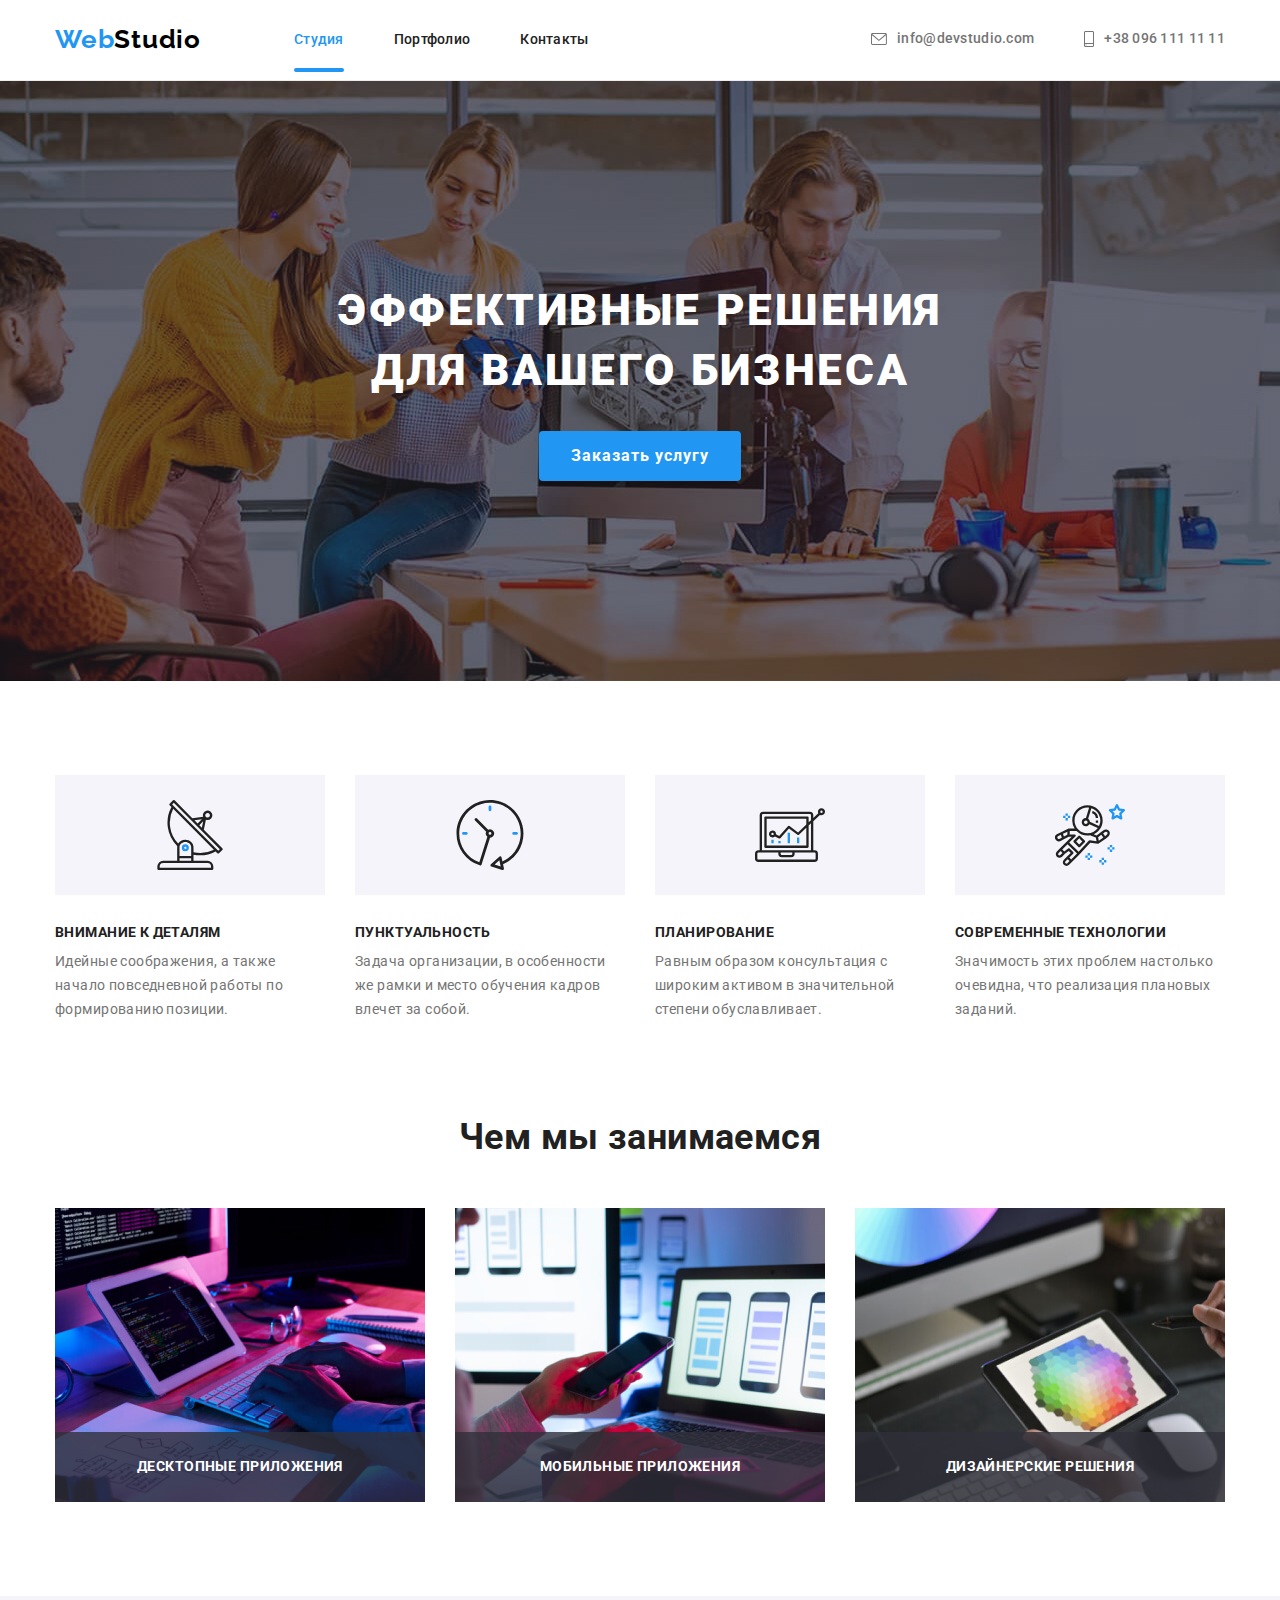
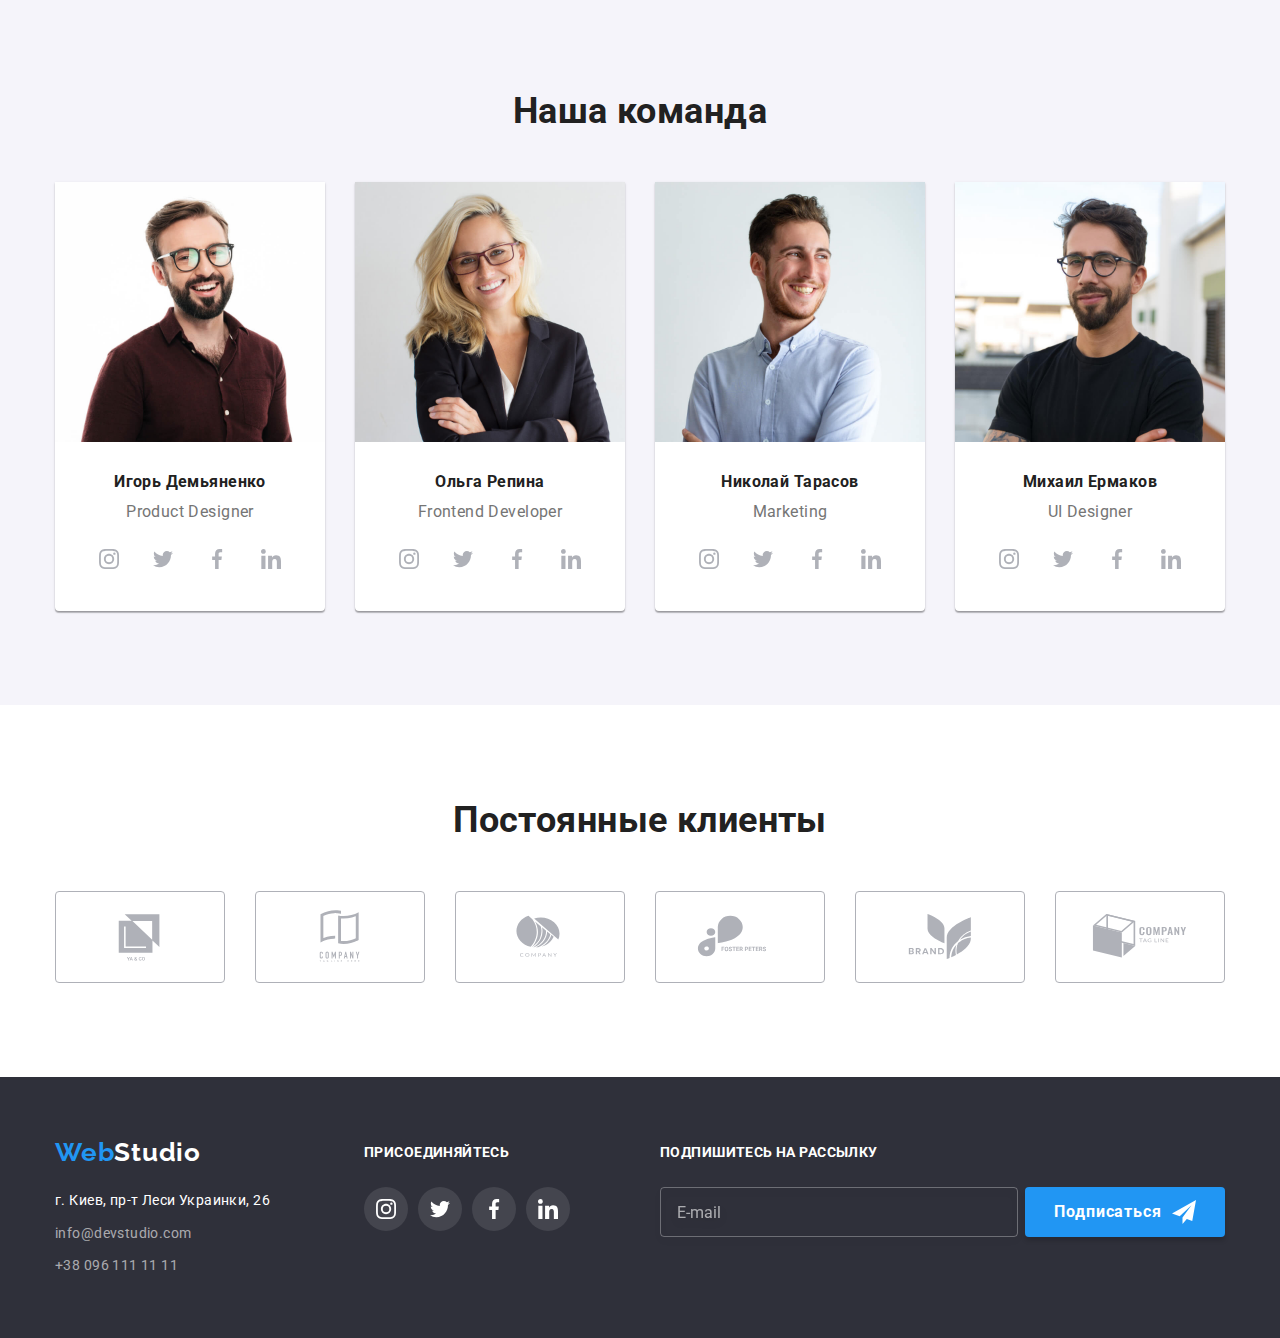
<file: index.html>
<!DOCTYPE html>
<html lang="ru">
  <head>
    <meta charset="UTF-8" />
    <meta http-equiv="X-UA-Compatible" content="IE=edge" />
    <meta name="viewport" content="width=device-width, initial-scale=1.0" />
    <title>WebStudio</title>
    <link rel="preconnect" href="https://fonts.gstatic.com" />
    <link
      href="https://fonts.googleapis.com/css2?family=Raleway:wght@700&family=Roboto:wght@400;500;700;900&display=swap"
      rel="stylesheet"
    />
    <link
      rel="stylesheet"
      href="https://cdnjs.cloudflare.com/ajax/libs/modern-normalize/1.0.0/modern-normalize.min.css"
    />
    <link rel="stylesheet" href="./css/styles.css" />
  </head>
  <body>
    <!-- Шапка сайта -->
    <header class="page-header">
      <div class="container">
        <nav class="nav">
          <a href="./" class="logo link"
            >Web<span class="logo-header-word">Studio</span></a
          >
          <ul class="site-nav list">
            <li class="site-nav-item">
              <a href="" class="link current">Студия</a>
            </li>
            <li class="site-nav-item">
              <a href="./portfolio.html" class="link">Портфолио</a>
            </li>
            <li class="site-nav-item"><a href="" class="link">Контакты</a></li>
          </ul>
        </nav>
        <ul class="contact list">
          <li class="contact-item">
            <a href="mailto:info@devstudio.com" class="contact-link link"
              ><svg class="contact-icon" width="16" height="12">
                <use href="./images/icons.svg#icon-envelope"></use></svg
              >info@devstudio.com</a
            >
          </li>
          <li class="contact-item">
            <a href="tel:+380961111111" class="contact-link link">
              <svg class="contact-icon" width="10px" height="16px">
                <use href="./images/icons.svg#icon-smartphone"></use>
              </svg>
              +38 096 111 11 11</a
            >
          </li>
        </ul>
      </div>
    </header>
    <main>
      <!-- Герой -->
      <section class="hero">
        <div class="container">
          <h1 class="hero-title">
            Эффективные решения <br />
            для вашего бизнеса
          </h1>
          <button
            data-modal-open
            type="button"
            class="btn hero-button btn-actions"
          >
            Заказать услугу
          </button>
        </div>
      </section>
      <!-- Преимущества -->
      <section class="section section-advantage">
        <div class="container">
          <h2 class="visually-hidden">Преимущества</h2>
          <ul class="advantage list card-set">
            <li class="advantage-item">
              <div class="box-advantage-icon">
                <svg class="advantage-icon">
                  <use href="./images/icons.svg#icon-antenna"></use>
                </svg>
              </div>
              <h3 class="advantage-title">Внимание к деталям</h3>
              <p class="advantage-text">
                Идейные соображения, а также начало повседневной работы по
                формированию позиции.
              </p>
            </li>
            <li class="advantage-item">
              <div class="box-advantage-icon">
                <svg class="advantage-icon">
                  <use href="./images/icons.svg#icon-clock"></use>
                </svg>
              </div>
              <h3 class="advantage-title">Пунктуальность</h3>
              <p class="advantage-text">
                Задача организации, в особенности же рамки и место обучения
                кадров влечет за собой.
              </p>
            </li>
            <li class="advantage-item">
              <div class="box-advantage-icon">
                <svg class="advantage-icon">
                  <use href="./images/icons.svg#icon-diagram"></use>
                </svg>
              </div>
              <h3 class="advantage-title">Планирование</h3>
              <p class="advantage-text">
                Равным образом консультация с широким активом в значительной
                степени обуславливает.
              </p>
            </li>
            <li class="advantage-item">
              <div class="box-advantage-icon">
                <svg class="advantage-icon">
                  <use href="./images/icons.svg#icon-astronaut"></use>
                </svg>
              </div>
              <h3 class="advantage-title">Современные технологии</h3>
              <p class="advantage-text">
                Значимость этих проблем настолько очевидна, что реализация
                плановых заданий.
              </p>
            </li>
          </ul>
        </div>
      </section>
      <!-- Примеры работ -->
      <section class="section">
        <div class="container">
          <h2 class="section-title">Чем мы занимаемся</h2>
          <ul class="list card-set list-examples">
            <li class="item-example">
              <img
                src="./images/box-1.jpg"
                alt="Десктопные приложения"
                width="370"
                height="294"
              />
              <h3 class="title-example">Десктопные приложения</h3>
            </li>
            <li class="item-example">
              <img
                src="./images/box-2.jpg"
                alt="Мобильные приложения"
                width="370"
                height="294"
              />
              <h3 class="title-example">Мобильные приложения</h3>
            </li>
            <li class="item-example">
              <img
                src="./images/box-3.jpg"
                alt="Дизайнерские решения"
                width="370"
                height="294"
              />
              <h3 class="title-example">Дизайнерские решения</h3>
            </li>
          </ul>
        </div>
      </section>
      <!-- Команда -->
      <section class="section command">
        <div class="container">
          <h2 class="section-title">Наша команда</h2>
          <ul class="list card-set">
            <li class="list-card">
              <img
                src="./images/igor-demyanenko.jpg"
                alt="Игорь Демьяненко"
                width="270"
                height="260"
              />
              <div class="text-card">
                <h3 class="list-caption card-info">Игорь Демьяненко</h3>
                <p class="list-text card-info">Product Designer</p>
              </div>
              <ul class="social-icon list">
                <li class="social-icon-item">
                  <a
                    href=""
                    class="social-icon-link"
                    target="_blank"
                    rel="noopener noreferrer"
                  >
                    <svg class="social-icon-svg">
                      <use href="./images/icons.svg#icon-instagram-2"></use>
                    </svg>
                  </a>
                </li>
                <li class="social-icon-item">
                  <a
                    href=""
                    class="social-icon-link"
                    target="_blank"
                    rel="noopener noreferrer"
                  >
                    <svg class="social-icon-svg">
                      <use href="./images/icons.svg#icon-twitter-1"></use>
                    </svg>
                  </a>
                </li>
                <li class="social-icon-item">
                  <a
                    href=""
                    class="social-icon-link"
                    target="_blank"
                    rel="noopener noreferrer"
                  >
                    <svg class="social-icon-svg">
                      <use href="./images/icons.svg#icon-facebook-1"></use>
                    </svg>
                  </a>
                </li>
                <li class="social-icon-item">
                  <a
                    href=""
                    class="social-icon-link"
                    target="_blank"
                    rel="noopener noreferrer"
                  >
                    <svg class="social-icon-svg">
                      <use href="./images/icons.svg#icon-linkedin-1"></use>
                    </svg>
                  </a>
                </li>
              </ul>
            </li>
            <li class="list-card">
              <img
                src="./images/olga-repyna.jpg"
                alt="Ольга Репина"
                width="270"
                height="260"
              />
              <div class="text-card">
                <h3 class="list-caption card-info">Ольга Репина</h3>
                <p class="list-text card-info">Frontend Developer</p>
              </div>
              <ul class="social-icon list">
                <li class="social-icon-item">
                  <a
                    href=""
                    class="social-icon-link"
                    target="_blank"
                    rel="noopener noreferrer"
                  >
                    <svg class="social-icon-svg">
                      <use href="./images/icons.svg#icon-instagram-2"></use>
                    </svg>
                  </a>
                </li>
                <li class="social-icon-item">
                  <a
                    href=""
                    class="social-icon-link"
                    target="_blank"
                    rel="noopener noreferrer"
                  >
                    <svg class="social-icon-svg">
                      <use href="./images/icons.svg#icon-twitter-1"></use>
                    </svg>
                  </a>
                </li>
                <li class="social-icon-item">
                  <a
                    href=""
                    class="social-icon-link"
                    target="_blank"
                    rel="noopener noreferrer"
                  >
                    <svg class="social-icon-svg">
                      <use href="./images/icons.svg#icon-facebook-1"></use>
                    </svg>
                  </a>
                </li>
                <li class="social-icon-item">
                  <a
                    href=""
                    class="social-icon-link"
                    target="_blank"
                    rel="noopener noreferrer"
                  >
                    <svg class="social-icon-svg">
                      <use href="./images/icons.svg#icon-linkedin-1"></use>
                    </svg>
                  </a>
                </li>
              </ul>
            </li>
            <li class="list-card">
              <img
                src="./images/nikolay-tarasov.jpg"
                alt="Николай Тарасов"
                width="270"
                height="260"
              />
              <div class="text-card">
                <h3 class="list-caption card-info">Николай Тарасов</h3>
                <p class="list-text card-info">Marketing</p>
              </div>
              <ul class="social-icon list">
                <li class="social-icon-item">
                  <a
                    href=""
                    class="social-icon-link"
                    target="_blank"
                    rel="noopener noreferrer"
                  >
                    <svg class="social-icon-svg">
                      <use href="./images/icons.svg#icon-instagram-2"></use>
                    </svg>
                  </a>
                </li>
                <li class="social-icon-item">
                  <a
                    href=""
                    class="social-icon-link"
                    target="_blank"
                    rel="noopener noreferrer"
                  >
                    <svg class="social-icon-svg">
                      <use href="./images/icons.svg#icon-twitter-1"></use>
                    </svg>
                  </a>
                </li>
                <li class="social-icon-item">
                  <a
                    href=""
                    class="social-icon-link"
                    target="_blank"
                    rel="noopener noreferrer"
                  >
                    <svg class="social-icon-svg">
                      <use href="./images/icons.svg#icon-facebook-1"></use>
                    </svg>
                  </a>
                </li>
                <li class="social-icon-item">
                  <a
                    href=""
                    class="social-icon-link"
                    target="_blank"
                    rel="noopener noreferrer"
                  >
                    <svg class="social-icon-svg">
                      <use href="./images/icons.svg#icon-linkedin-1"></use>
                    </svg>
                  </a>
                </li>
              </ul>
            </li>
            <li class="list-card">
              <img
                src="./images/michail-ermakov.jpg"
                alt="Михаил Ермаков"
                width="270"
                height="260"
              />
              <div class="text-card">
                <h3 class="list-caption card-info">Михаил Ермаков</h3>
                <p class="list-text card-info">UI Designer</p>
              </div>
              <ul class="social-icon list">
                <li class="social-icon-item">
                  <a
                    href=""
                    class="social-icon-link"
                    target="_blank"
                    rel="noopener noreferrer"
                  >
                    <svg class="social-icon-svg">
                      <use href="./images/icons.svg#icon-instagram-2"></use>
                    </svg>
                  </a>
                </li>
                <li class="social-icon-item">
                  <a
                    href=""
                    class="social-icon-link"
                    target="_blank"
                    rel="noopener noreferrer"
                  >
                    <svg class="social-icon-svg">
                      <use href="./images/icons.svg#icon-twitter-1"></use>
                    </svg>
                  </a>
                </li>
                <li class="social-icon-item">
                  <a
                    href=""
                    class="social-icon-link"
                    target="_blank"
                    rel="noopener noreferrer"
                  >
                    <svg class="social-icon-svg">
                      <use href="./images/icons.svg#icon-facebook-1"></use>
                    </svg>
                  </a>
                </li>
                <li class="social-icon-item">
                  <a
                    href=""
                    class="social-icon-link"
                    target="_blank"
                    rel="noopener noreferrer"
                  >
                    <svg class="social-icon-svg">
                      <use href="./images/icons.svg#icon-linkedin-1"></use>
                    </svg>
                  </a>
                </li>
              </ul>
            </li>
          </ul>
        </div>
      </section>
    </main>
    <!-- Постоянные клиенты -->
    <section class="section logos">
      <div class="container">
        <h2 class="section-title">Постоянные клиенты</h2>
        <ul class="logo-icon-list list">
          <li class="logo-icon-item">
            <a
              href=""
              class="logo-icon-link"
              target="_blank"
              rel="noopener noreferrer"
              ><svg class="icon-logo">
                <use href="./images/icons.svg#icon-logo"></use></svg
            ></a>
          </li>
          <li class="logo-icon-item">
            <a
              href=""
              class="logo-icon-link"
              target="_blank"
              rel="noopener noreferrer"
              ><svg class="icon-logo">
                <use href="./images/icons.svg#icon-logo-1"></use></svg
            ></a>
          </li>
          <li class="logo-icon-item">
            <a
              href=""
              class="logo-icon-link"
              target="_blank"
              rel="noopener noreferrer"
              ><svg class="icon-logo">
                <use href="./images/icons.svg#icon-logo-2"></use></svg
            ></a>
          </li>
          <li class="logo-icon-item">
            <a
              href=""
              class="logo-icon-link"
              target="_blank"
              rel="noopener noreferrer"
              ><svg class="icon-logo">
                <use href="./images/icons.svg#icon-logo-3"></use></svg
            ></a>
          </li>
          <li class="logo-icon-item">
            <a
              href=""
              class="logo-icon-link"
              target="_blank"
              rel="noopener noreferrer"
              ><svg class="icon-logo">
                <use href="./images/icons.svg#icon-logo-4"></use></svg
            ></a>
          </li>
          <li class="logo-icon-item">
            <a
              href=""
              class="logo-icon-link"
              target="_blank"
              rel="noopener noreferrer"
              ><svg class="icon-logo">
                <use href="./images/icons.svg#icon-logo-5"></use></svg
            ></a>
          </li>
        </ul>
      </div>
    </section>
    <!-- Подвал страницы -->
    <footer class="footer">
      <div class="container">
        <div class="box-logo-address">
          <a href="./" class="logo link"
            >Web<span class="logo-footer-word">Studio</span></a
          >
          <address class="address">
            <ul class="list">
              <li class="list-address">
                <a href="" class="list-not-link link"
                  >г. Киев, пр-т Леси Украинки, 26</a
                >
              </li>
              <li class="list-address">
                <a href="mailto:info@devstudio.com" class="list-link link"
                  >info@devstudio.com
                </a>
              </li>
              <li class="list-address">
                <a href="tel:+380961111111" class="list-link link"
                  >+38 096 111 11 11</a
                >
              </li>
            </ul>
          </address>
        </div>
        <div class="box-social">
          <h3 class="title-footer">Присоединяйтесь</h3>
          <ul class="footer-social-list list">
            <li class="social-icon-item">
              <a
                href=""
                class="icon-social-link"
                target="_blank"
                rel="noopener noreferrer"
                ><svg class="icon-social-svg">
                  <use href="./images/icons.svg#icon-instagram-2"></use></svg
              ></a>
            </li>
            <li class="social-icon-item">
              <a
                href=""
                class="icon-social-link"
                target="_blank"
                rel="noopener noreferrer"
                ><svg class="icon-social-svg">
                  <use href="./images/icons.svg#icon-twitter-1"></use></svg
              ></a>
            </li>
            <li class="social-icon-item">
              <a
                href=""
                class="icon-social-link"
                target="_blank"
                rel="noopener noreferrer"
                ><svg class="icon-social-svg">
                  <use href="./images/icons.svg#icon-facebook-1"></use></svg
              ></a>
            </li>
            <li class="social-icon-item">
              <a
                href=""
                class="icon-social-link"
                target="_blank"
                rel="noopener noreferrer"
                ><svg class="icon-social-svg">
                  <use href="./images/icons.svg#icon-linkedin-1"></use></svg
              ></a>
            </li>
          </ul>
        </div>
        <div class="box-subscribe">
          <h3 class="title-footer">Подпишитесь на рассылку</h3>
          <form class="form-subscribe">
            <input
              class="field-fotter-subscribe"
              type="email"
              name="email"
              placeholder="E-mail"
              required
            />
            <button type="submit" class="btn btn-actions">
              Подписаться<svg class="icon-send">
                <use href="./images/icons.svg#icon-icon-send"></use>
              </svg>
            </button>
          </form>
        </div>
      </div>
    </footer>
    <!-- Модальное окно -->
    <div class="backdrop is-hidden" data-modal>
      <div class="modal">
        <div class="box-close">
          <button data-modal-close type="button" class="btn-close">
            <svg class="icon-close-svg">
              <use href="./images/icons.svg#icon-close"></use>
            </svg>
          </button>
        </div>
        <div class="box-form">
          <b class="modal-action">Оставьте свои данные, мы вам перезвоним</b>
          <form>
            <label class="text-label">
              Имя
              <input
                class="modal-field"
                type="text"
                name="user-name"
                required
              /><svg class="icon-user">
                <use href="./images/icons.svg#icon-person-black"></use>
              </svg>
            </label>
            <label class="text-label">
              Телефон
              <input class="modal-field" type="tel" name="phone" required />
              <svg class="icon-user">
                <use href="./images/icons.svg#icon-phone-black"></use></svg
            ></label>
            <label class="text-label">
              Почта
              <input class="modal-field" type="email" name="email" />
              <svg class="icon-user">
                <use href="./images/icons.svg#icon-email-black"></use></svg
            ></label>
            <label class="text-label">
              Коментарии
              <textarea
                class="feedback-field"
                name="feedback"
                placeholder="Введите текст"
              ></textarea>
            </label>
            <div class="box-checkbox">
              <input
                type="checkbox"
                name="user-checkbox"
                class="visually-hidden checkbox"
                id="user-checkbox"
                required
              />
              <label for="user-checkbox" class="checkbox-label text-label">
                Соглашаюсь с рассылкой и принимаю
                <a href="#" class="checkbox-link">Условия договора</a>
              </label>
            </div>
            <button type="submit" class="btn btn-actions">Отправить</button>
          </form>
        </div>
      </div>
    </div>
    <script src="./js/modal.js"></script>
  </body>
</html>
</file>
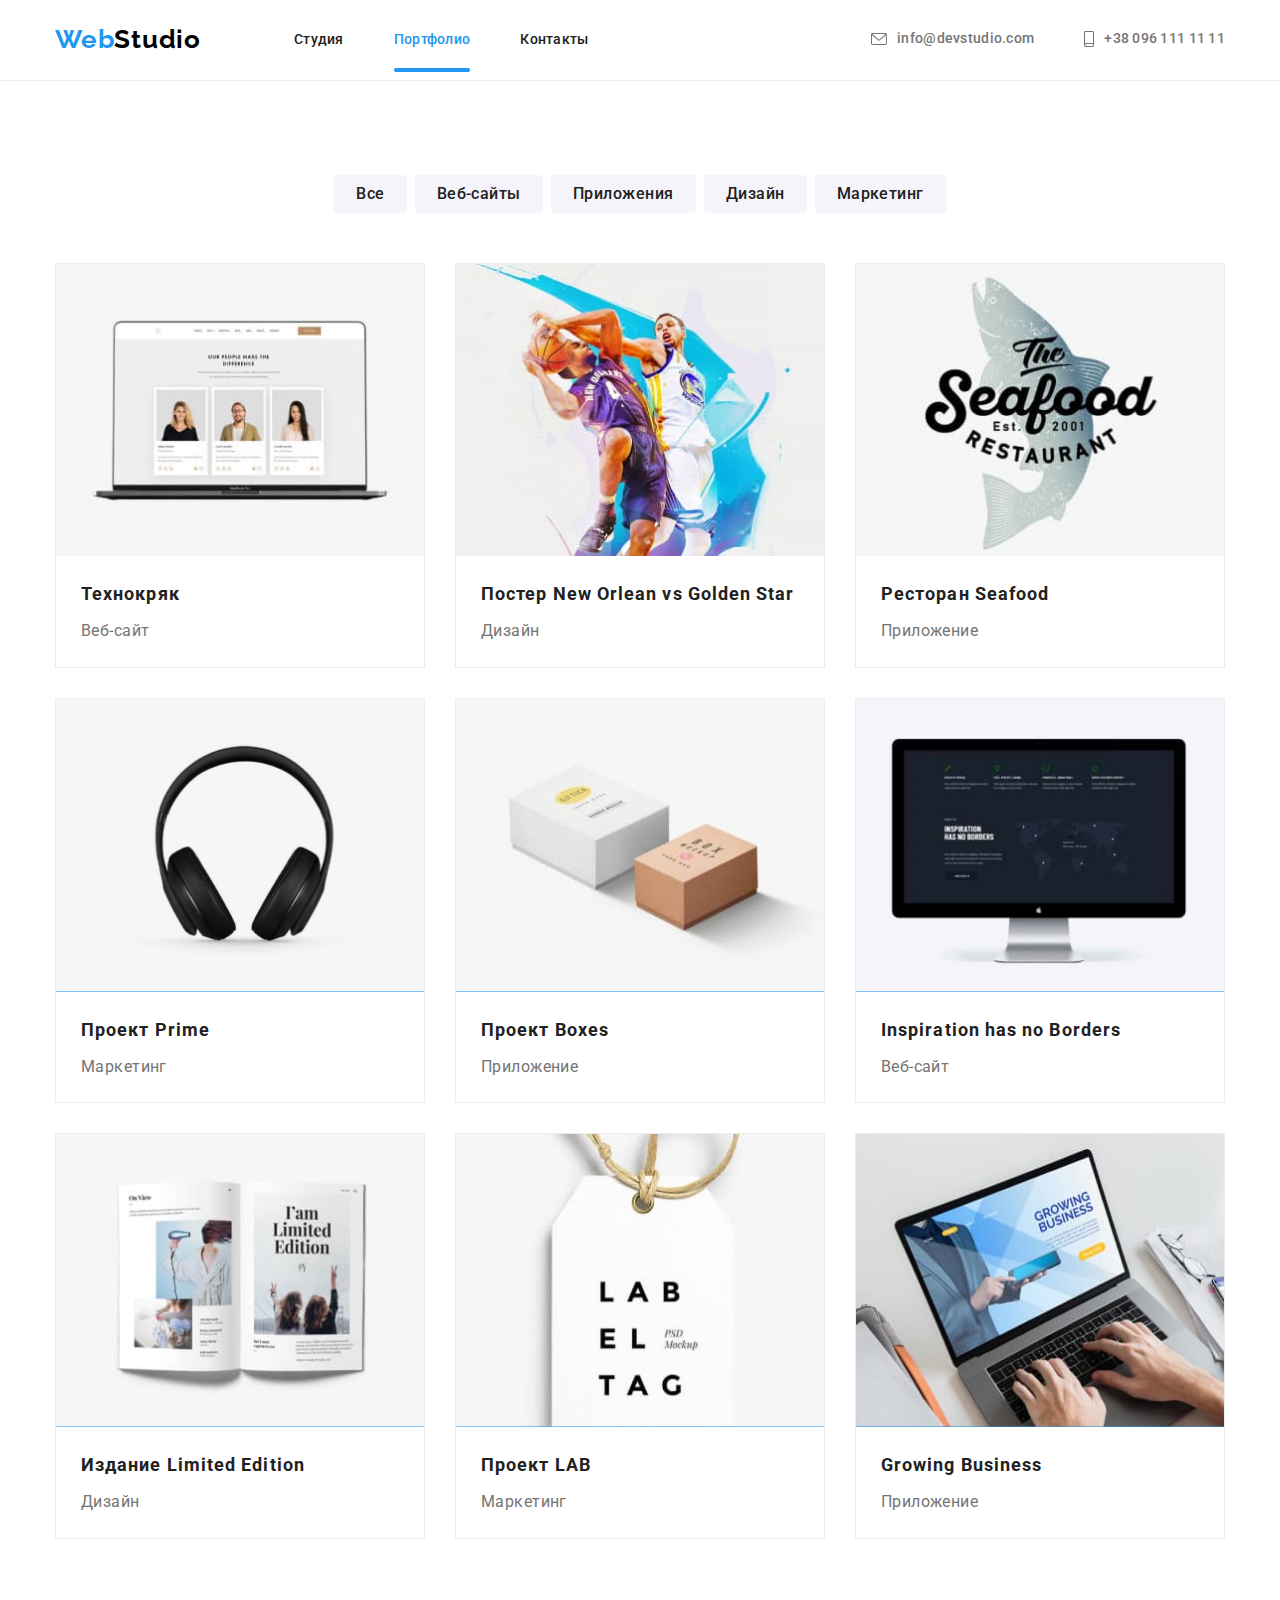
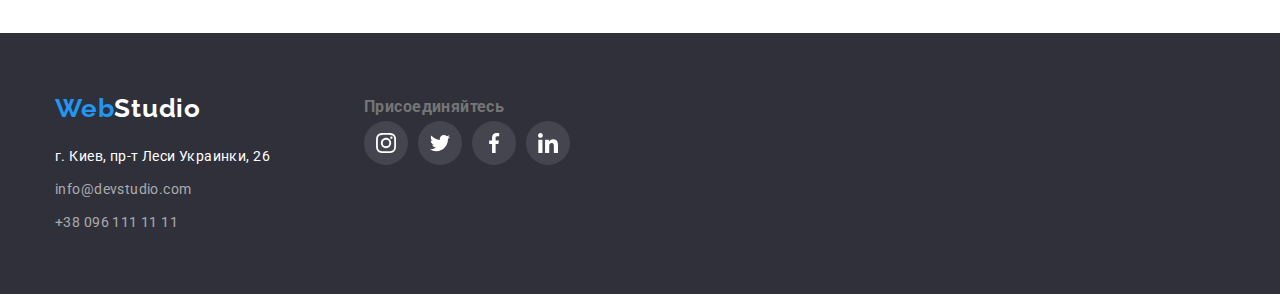
<file: portfolio.html>
<!DOCTYPE html>
<html lang="ru">
  <head>
    <meta charset="UTF-8" />
    <meta http-equiv="X-UA-Compatible" content="IE=edge" />
    <meta name="viewport" content="width=device-width, initial-scale=1.0" />
    <title>WebStudio</title>
    <link rel="preconnect" href="https://fonts.gstatic.com" />
    <link
      href="https://fonts.googleapis.com/css2?family=Raleway:wght@700&family=Roboto:wght@400;500;700;900&display=swap"
      rel="stylesheet"
    />
    <link
      rel="stylesheet"
      href="https://cdnjs.cloudflare.com/ajax/libs/modern-normalize/1.0.0/modern-normalize.min.css"
    />
    <link rel="stylesheet" href="./css/styles.css" />
  </head>
  <body>
    <!-- Шапка сайта -->
    <header class="page-header">
      <div class="container">
        <nav class="nav">
          <a href="index.html" class="logo link"
            >Web<span class="logo-header-word">Studio</span></a
          >
          <ul class="site-nav list">
            <li class="site-nav-item">
              <a href="index.html" class="link">Студия</a>
            </li>
            <li class="site-nav-item">
              <a href="./portfolio.html" class="link current">Портфолио</a>
            </li>
            <li class="site-nav-item"><a href="" class="link">Контакты</a></li>
          </ul>
        </nav>
        <ul class="contact list">
          <li class="contact-item">
            <a href="mailto:info@devstudio.com" class="contact-link link"
              ><svg class="contact-icon" width="16" height="12">
                <use href="./images/icons.svg#icon-envelope"></use></svg
              >info@devstudio.com</a
            >
          </li>
          <li class="contact-item">
            <a href="tel:+380961111111" class="contact-link link"
              ><svg class="contact-icon" width="10px" height="16px">
                <use href="./images/icons.svg#icon-smartphone"></use>
              </svg>
              +38 096 111 11 11
            </a>
          </li>
        </ul>
      </div>
    </header>
    <main>
      <!-- Портфолио -->
      <section class="section">
        <div class="container">
          <h1 class="visually-hidden">Портфолио</h1>
          <ul class="list btn-set">
            <li class="list-filter">
              <button type="button" class="btn btn-filter">Все</button>
            </li>
            <li class="list-filter">
              <button type="button" class="btn btn-filter">Веб-сайты</button>
            </li>
            <li class="list-filter">
              <button type="button" class="btn btn-filter">Приложения</button>
            </li>
            <li class="list-filter">
              <button type="button" class="btn btn-filter">Дизайн</button>
            </li>
            <li class="list-filter">
              <button type="button" class="btn btn-filter">Маркетинг</button>
            </li>
          </ul>
          <ul class="list card-set">
            <li class="portfolio-item">
              <a href="" class="link portfolio-link"
                ><div class="portfolio-thumb">
                  <img
                    class="portfolio-image"
                    src="./images/technocryak.jpg"
                    alt="Технокряк"
                    width="370"
                    height="294"
                  />
                  <div class="overlay">
                    <p class="overlay-text">
                      Технокряк это современная площадка распространения
                      коронавируса. Компании используют эту платформу для
                      цифрового шпионажа и атак на защищённые сервера
                      конкурентов.
                    </p>
                  </div>
                </div>
                <div class="list-portfolio">
                  <h2 class="porfolio-title">Технокряк</h2>
                  <p class="portfolio-text">Веб-сайт</p>
                </div>
              </a>
            </li>
            <li class="portfolio-item">
              <a href="" class="link portfolio-link"
                ><div class="portfolio-thumb">
                  <img
                    class="portfolio-image"
                    src="./images/poster.jpg"
                    alt="Постер два баскетболиста"
                    width="370"
                    height="294"
                  />
                  <div class="overlay">
                    <p class="overlay-text">
                      Технокряк это современная площадка распространения
                      коронавируса. Компании используют эту платформу для
                      цифрового шпионажа и атак на защищённые сервера
                      конкурентов.
                    </p>
                  </div>
                </div>
                <div class="list-portfolio">
                  <h2 class="porfolio-title">
                    Постер New Orlean vs Golden Star
                  </h2>
                  <p class="portfolio-text">Дизайн</p>
                </div></a
              >
            </li>
            <li class="portfolio-item">
              <a href="" class="link portfolio-link"
                ><div class="portfolio-thumb">
                  <img
                    class="portfolio-image"
                    src="./images/seafud.jpg"
                    alt=""
                    width="370"
                    height="294"
                  />
                  <div class="overlay">
                    <p class="overlay-text">
                      Технокряк это современная площадка распространения
                      коронавируса. Компании используют эту платформу для
                      цифрового шпионажа и атак на защищённые сервера
                      конкурентов.
                    </p>
                  </div>
                </div>
                <div class="list-portfolio">
                  <h2 class="porfolio-title">Ресторан Seafood</h2>
                  <p class="portfolio-text">Приложение</p>
                </div></a
              >
            </li>
            <li class="portfolio-item">
              <a href="" class="link portfolio-link"
                ><div class="portfolio-thumb">
                  <img
                    class="portfolio-image"
                    src="./images/prime.jpg"
                    alt=""
                    width="370"
                    height="294"
                  />
                  <div class="overlay">
                    <p class="overlay-text">
                      Технокряк это современная площадка распространения
                      коронавируса. Компании используют эту платформу для
                      цифрового шпионажа и атак на защищённые сервера
                      конкурентов.
                    </p>
                  </div>
                </div>
                <div class="list-portfolio">
                  <h2 class="porfolio-title">Проект Prime</h2>
                  <p class="portfolio-text">Маркетинг</p>
                </div></a
              >
            </li>
            <li class="portfolio-item">
              <a href="" class="link portfolio-link"
                ><div class="portfolio-thumb">
                  <img
                    class="portfolio-image"
                    src="./images/boxes.jpg"
                    alt="две коробки"
                    width="370"
                    height="294"
                  />
                  <div class="overlay">
                    <p class="overlay-text">
                      Технокряк это современная площадка распространения
                      коронавируса. Компании используют эту платформу для
                      цифрового шпионажа и атак на защищённые сервера
                      конкурентов.
                    </p>
                  </div>
                </div>
                <div class="list-portfolio">
                  <h2 class="porfolio-title">Проект Boxes</h2>
                  <p class="portfolio-text">Приложение</p>
                </div></a
              >
            </li>
            <li class="portfolio-item">
              <a href="" class="link portfolio-link">
                <div class="portfolio-thumb">
                  <img
                    class="portfolio-image"
                    src="./images/inspiration.jpg"
                    alt=""
                    width="370"
                    height="294"
                  />
                  <div class="overlay">
                    <p class="overlay-text">
                      Технокряк это современная площадка распространения
                      коронавируса. Компании используют эту платформу для
                      цифрового шпионажа и атак на защищённые сервера
                      конкурентов.
                    </p>
                  </div>
                </div>
                <div class="list-portfolio">
                  <h2 class="porfolio-title">Inspiration has no Borders</h2>
                  <p class="portfolio-text">Веб-сайт</p>
                </div>
              </a>
            </li>
            <li class="portfolio-item">
              <a href="" class="link portfolio-link"
                ><div class="portfolio-thumb">
                  <img
                    class="portfolio-image"
                    src="./images/limited-edition.jpg"
                    alt=""
                    width="370"
                    height="294"
                  />
                  <div class="overlay">
                    <p class="overlay-text">
                      Технокряк это современная площадка распространения
                      коронавируса. Компании используют эту платформу для
                      цифрового шпионажа и атак на защищённые сервера
                      конкурентов.
                    </p>
                  </div>
                </div>
                <div class="list-portfolio">
                  <h2 class="porfolio-title">Издание Limited Edition</h2>
                  <p class="portfolio-text">Дизайн</p>
                </div></a
              >
            </li>
            <li class="portfolio-item">
              <a href="" class="link portfolio-link"
                ><div class="portfolio-thumb">
                  <img
                    class="portfolio-image"
                    src="./images/LAB.jpg"
                    alt=""
                    width="370"
                    height="294"
                  />
                  <div class="overlay">
                    <p class="overlay-text">
                      Технокряк это современная площадка распространения
                      коронавируса. Компании используют эту платформу для
                      цифрового шпионажа и атак на защищённые сервера
                      конкурентов.
                    </p>
                  </div>
                </div>
                <div class="list-portfolio">
                  <h2 class="porfolio-title">Проект LAB</h2>
                  <p class="portfolio-text">Маркетинг</p>
                </div>
              </a>
            </li>
            <li class="portfolio-item">
              <a href="" class="link portfolio-link"
                ><div class="portfolio-thumb">
                  <img
                    class="portfolio-image"
                    src="./images/business.jpg"
                    alt=""
                    width="370"
                    height="294"
                  />
                  <div class="overlay">
                    <p class="overlay-text">
                      Технокряк это современная площадка распространения
                      коронавируса. Компании используют эту платформу для
                      цифрового шпионажа и атак на защищённые сервера
                      конкурентов.
                    </p>
                  </div>
                </div>
                <div class="list-portfolio">
                  <h2 class="porfolio-title">Growing Business</h2>
                  <p class="portfolio-text">Приложение</p>
                </div></a
              >
            </li>
          </ul>
        </div>
      </section>
    </main>

    <!-- Подвал страницы -->
    <footer class="footer">
      <div class="container">
        <div class="box-logo-address">
          <a href="index.html" class="logo link"
            >Web<span class="logo-footer-word">Studio</span></a
          >
          <address class="address">
            <ul class="list">
              <li class="list-address">
                <a href="" class="list-not-link link"
                  >г. Киев, пр-т Леси Украинки, 26</a
                >
              </li>
              <li class="list-address">
                <a href="mailto:info@devstudio.com" class="list-link link"
                  >info@devstudio.com
                </a>
              </li>
              <li class="list-address">
                <a href="tel:+380961111111" class="list-link link"
                  >+38 096 111 11 11</a
                >
              </li>
            </ul>
          </address>
        </div>
        <div class="box-social">
          <h3 class="title-social">Присоединяйтесь</h3>
          <ul class="footer-social-list list">
            <li class="social-icon-item">
              <a
                href=""
                class="icon-social-link"
                target="_blank"
                rel="noopener noreferrer"
                ><svg class="icon-social-svg">
                  <use href="./images/icons.svg#icon-instagram-2"></use></svg
              ></a>
            </li>
            <li class="social-icon-item">
              <a
                href=""
                class="icon-social-link"
                target="_blank"
                rel="noopener noreferrer"
                ><svg class="icon-social-svg">
                  <use href="./images/icons.svg#icon-twitter-1"></use></svg
              ></a>
            </li>
            <li class="social-icon-item">
              <a
                href=""
                class="icon-social-link"
                target="_blank"
                rel="noopener noreferrer"
                ><svg class="icon-social-svg">
                  <use href="./images/icons.svg#icon-facebook-1"></use></svg
              ></a>
            </li>
            <li class="social-icon-item">
              <a
                href=""
                class="icon-social-link"
                target="_blank"
                rel="noopener noreferrer"
                ><svg class="icon-social-svg">
                  <use href="./images/icons.svg#icon-linkedin-1"></use></svg
              ></a>
            </li>
          </ul>
        </div>
      </div>
    </footer>
  </body>
</html>
</file>
<file: css/styles.css>
/* основной текст страницы #757575 */
/* цвет заголовков #212121 */
/* цвет лого 1 - #2196F3
               2 - #000000 */
/* цвет нав #212121 */
/* акцент #2196F3
белый #FFFFFF */
/* фон шапки #FFFFFF */
/* фон футтера и сеции герой #2F303A */
/* фон команда #F5F4FA */
/* основной фон #FFFFFF */
/* контакты color: rgba(255, 255, 255, 0.6); */
/* cсылки в футере #FFFFFF
адрес FFFFFF 60%  */
:root {
  --primary-text-color: #757575;
  --accent-color: #2196f3;
  --title-text-color: #212121;
  --primary-white-color: #ffffff;
  --secondary-bg-color: #2f303a;
  --grey-bg-color: #f5f4fa;
  --main-font-family: 'Roboto', sans-serif;
  --social-icon-color: #afb1b8;
  --black-icon-color: #000000;
}
html {
  box-sizing: border-box;
}
*,
*::before,
*::after {
  box-sizing: inherit;
}
body {
  background-color: var(--primary-white-color);
  color: var(--primary-text-color);
  font-family: var(--main-font-family);
  font-size: 14px;
  line-height: 1.71;
  letter-spacing: 0.03em;
}
h1,
h2,
h3,
p {
  margin-top: 0;
  margin-bottom: 0;
}

img {
  display: block;
  max-width: 100%;
  height: auto;
}

.container {
  width: 1200px;
  padding-left: 15px;
  padding-right: 15px;
  margin-left: auto;
  margin-right: auto;
}
.visually-hidden {
  position: absolute !important;
  clip: rect(1px 1px 1px 1px);
  clip: rect(1px, 1px, 1px, 1px);
  padding: 0 !important;
  border: 0 !important;
  height: 1px !important;
  width: 1px !important;
  overflow: hidden;
}
.list {
  list-style: none;
  margin: 0;
  padding-left: 0;
}
.link {
  text-decoration: none;
}
.section {
  padding-top: 94px;
  padding-bottom: 94px;
}
.card-set {
  display: flex;
  flex-wrap: wrap;
  margin-left: -30px;
  margin-top: -30px;
}
.btn {
  cursor: pointer;
}
.btn-actions {
  letter-spacing: 0.06em;
  color: var(--primary-white-color);
  font-weight: 700;
  font-size: 16px;
  line-height: 1.87;
  display: flex;
  border: 0;
  align-items: center;
  background-color: var(--accent-color);
  box-shadow: 0px 4px 4px rgba(0, 0, 0, 0.15);
  border-radius: 4px;
}
/* навигация сайта */
.page-header {
  border-bottom: 1px solid #ececec;
}

.page-header .container {
  display: flex;
  align-items: center;
  justify-content: space-between;
  height: 100%;
}

.page-header .link {
  padding-top: 24px;
  padding-bottom: 25px;
}

.logo {
  color: var(--accent-color);
  font-family: 'Raleway', sans-serif;
  font-weight: 700;
  font-size: 26px;
  line-height: 1.19;
  letter-spacing: 0.03em;

  margin-right: 93px;
}
.nav {
  display: flex;
  align-items: center;
}
.logo-header-word {
  color: var(--black-icon-color);
}
.site-nav {
  display: flex;
}
.site-nav-item:not(:last-child) {
  margin-right: 50px;
}
.site-nav .link {
  color: var(--title-text-color);
  font-weight: 500;
  line-height: 1.14;
  letter-spacing: 0.02em;
  position: relative;
  transition: color 250ms cubic-bezier(0.4, 0, 0.2, 1);
}
.site-nav .link:hover,
.site-nav .link:focus {
  color: var(--accent-color);
}
.site-nav .link.current {
  color: var(--accent-color);
}

.link.current::after {
  content: '';
  position: absolute;
  left: 0;
  bottom: 0;
  display: block;
  width: 100%;
  height: 4px;
  background: var(--accent-color);
  border-radius: 2px;
}

.contact {
  display: flex;
}
.contact-item:not(:last-child) {
  margin-right: 50px;
}
.contact .contact-link {
  color: var(--primary-text-color);
  font-weight: 500;
  line-height: 1.14;
  letter-spacing: 0.02em;
  display: flex;
  align-items: center;
  transition: color 250ms cubic-bezier(0.4, 0, 0.2, 1);
}
.contact .contact-link:hover,
.contact .contact-link:focus {
  color: var(--accent-color);
}

.contact-icon {
  display: inline-flex;
  margin-right: 10px;
  fill: currentColor;
}
/* Герой */
.hero {
  background-color: var(--secondary-bg-color);
  margin-right: auto;
  margin-left: auto;

  max-width: 1600px;
  background-image: linear-gradient(
      to top left,
      rgba(47, 48, 58, 0.4),
      rgba(47, 48, 58, 0.4)
    ),
    url('../images/bg-hero.jpg');
  background-repeat: no-repeat;
  background-position: center;
  background-size: cover;
}

.hero .container {
  display: flex;
  flex-direction: column;
  justify-content: center;
  height: 100%;
  padding-top: 200px;
  padding-bottom: 200px;
}
.hero .hero-title {
  font-family: var(--main-font-family);
  font-weight: 900;
  font-size: 44px;
  line-height: 1.36;
  text-transform: uppercase;
  text-align: center;
  letter-spacing: 0.06em;
  color: var(--primary-white-color);

  margin-bottom: 30px;
}
.hero .hero-button {
  padding: 10px 32px;
  margin-right: auto;
  margin-left: auto;
}

/* Преимущества */
.section-advantage {
  padding-bottom: 0;
}
.advantage-item {
  margin-left: 30px;
  margin-top: 30px;
  flex-basis: calc((100% - 4 * 30px) / 4);
}
.advantage .advantage-title {
  font-size: 14px;
  line-height: 1.14;
  text-transform: uppercase;
  color: var(--title-text-color);
  font-family: var(--main-font-family);
  font-weight: 700;

  margin-bottom: 10px;
}
.box-advantage-icon {
  display: flex;
  justify-content: center;
  align-items: center;
  height: 120px;
  background-color: var(--grey-bg-color);
  margin-bottom: 30px;
}
.advantage-icon {
  width: 70px;
  height: 70px;
  fill: var(--title-text-color);
}

/* Примеры работ и команда h2 */
.section .section-title {
  font-size: 36px;
  line-height: 1.17;
  text-align: center;
  color: var(--title-text-color);

  margin-bottom: 50px;
}

.item-example {
  margin-left: 30px;
  margin-top: 30px;
  flex-basis: calc((100% - 3 * 30px) / 3);

  position: relative;
}
.title-example {
  font-weight: bold;
  font-size: 14px;
  line-height: 1.14;
  display: flex;
  justify-content: center;
  align-items: center;
  padding: 27px;
  text-transform: uppercase;
  color: #ffffff;
  background-color: rgba(47, 48, 58, 0.8);
  position: absolute;
  width: 100%;
  left: 0;
  bottom: 0;
}
/* Команда */
.command {
  background-color: var(--grey-bg-color);
}
.list .list-card {
  background-color: var(--primary-white-color);
  margin-left: 30px;
  margin-top: 30px;
  flex-basis: calc((100% - 4 * 30px) / 4);
  box-shadow: 0px 1px 3px rgba(0, 0, 0, 0.12), 0px 1px 1px rgba(0, 0, 0, 0.14),
    0px 2px 1px rgba(0, 0, 0, 0.2);
  border-radius: 0px 0px 4px 4px;
}
.list .list-caption {
  color: var(--title-text-color);
  margin-bottom: 10px;
  text-align: center;
}
.list-card .card-info {
  font-size: 16px;
  line-height: 1.19;
}
.text-card {
  padding-top: 30px;
  padding-bottom: 16px;
}
.list-text {
  text-align: center;
}
.social-icon {
  display: flex;
  justify-content: center;
}
.social-icon-item {
  padding-bottom: 30px;
}

.social-icon-item:not(:last-child) {
  margin-right: 10px;
}
.social-icon-link {
  display: flex;
  justify-content: center;
  align-items: center;
  width: 44px;
  height: 44px;
  border-radius: 50%;
  background-color: var(--primary-white-color);
  transition: background-color 250ms cubic-bezier(0.4, 0, 0.2, 1);
}
.social-icon-link:hover .social-icon-svg,
.social-icon-link:focus .social-icon-svg {
  fill: var(--primary-white-color);
}
.social-icon-link:hover,
.social-icon-link:focus {
  background-color: var(--accent-color);
}

.social-icon-svg {
  width: 20px;
  height: 20px;
  fill: var(--social-icon-color);
  transition: fill 250ms cubic-bezier(0.4, 0, 0.2, 1);
}

/* Постоянные клиенты */
.logo-icon-list {
  display: inline-flex;
}
.logo-icon-item:not(:last-child) {
  margin-right: 30px;
}
.logo-icon-link {
  display: flex;
  justify-content: center;
  align-items: center;
  width: 170px;
  height: 92px;
  border: 1px solid var(--social-icon-color);
  box-sizing: border-box;
  border-radius: 4px;
  transition: border-color 250ms cubic-bezier(0.4, 0, 0.2, 1);
}
.logo-icon-link:hover,
.logo-icon-link:focus {
  border-color: var(--accent-color);
}
.icon-logo {
  width: 106px;
  height: 60px;
  fill: var(--social-icon-color);
  transition: fill 250ms cubic-bezier(0.4, 0, 0.2, 1);
}
.logo-icon-link:hover .icon-logo,
.logo-icon-link:focus .icon-logo {
  fill: var(--accent-color);
}

/* Подвал */
.footer .container {
  display: flex;
}
.footer {
  background-color: var(--secondary-bg-color);
  padding-top: 60px;
  padding-bottom: 60px;
}
.logo-footer-word {
  color: var(--primary-white-color);
}
.address {
  font-style: inherit;
}
.address .list {
  margin-top: 20px;
}
.list-address:not(:last-child) {
  margin-bottom: 9px;
}
.list .list-link {
  color: rgba(100%, 100%, 100%, 60%);
  transition: color 250ms cubic-bezier(0.4, 0, 0.2, 1);
}
.list .list-link:hover,
.list-link:hover,
.list .list-link:focus,
.list-link:focus {
  color: var(--primary-white-color);
}
.list .list-not-link {
  color: var(--primary-white-color);
}

.icon-social-link:hover .icon-social-svg,
.icon-social-link:focus .icon-social-svg {
  fill: var(--primary-white-color);
}
.icon-social-link:hover,
.icon-social-link:focus {
  background-color: var(--accent-color);
}
.box-social {
  margin-left: 70px;
}
.footer-social-list {
  display: flex;
  justify-content: center;
}
.title-footer {
  color: var(--primary-white-color);
  text-transform: uppercase;
  font-weight: 700;
  font-size: 14px;
  line-height: 30.52px;
  margin-bottom: 20px;
}

.icon-social-link {
  display: flex;
  justify-content: center;
  align-items: center;
  width: 44px;
  height: 44px;
  border-radius: 50%;
  background-color: rgba(255, 255, 255, 0.1);
  transition: background-color 250ms cubic-bezier(0.4, 0, 0.2, 1);
}
.icon-social-svg {
  width: 20px;
  height: 20px;
  fill: var(--primary-white-color);
}

.box-subscribe {
  margin-left: 90px;
  width: 785px;
}

.form-subscribe {
  display: flex;
  justify-content: space-between;
}

.field-fotter-subscribe {
  background-color: transparent;
  width: 358px;
  height: 50px;
  border: 1px solid rgba(255, 255, 255, 0.3);
  box-sizing: border-box;
  filter: drop-shadow(0px 4px 4px rgba(0, 0, 0, 0.15));
  border-radius: 4px;

  font-size: 16px;
  line-height: 1.25;
  color: var(--primary-white-color);
  outline: none;
  padding-left: 16px;
}

.field-fotter-subscribe:focus {
  border-color: var(--primary-white-color);
}

.field-fotter-subscribe:-webkit-autofill,
.field-fotter-subscribe:-webkit-autofill:hover,
.field-fotter-subscribe:-webkit-autofill:focus {
  -webkit-text-fill-color: var(--primary-white-color);
  box-shadow: 0 0 0px 1000px var(--secondary-bg-color) inset;
}
.field-fotter-subscribe::placeholder {
  color: rgba(255, 255, 255, 0.6);
}

.footer .btn-actions {
  padding: 0;
  box-sizing: border-box;
  width: 200px;
  height: 50px;
  right: 0;
  display: inline-flex;
  justify-content: center;
  align-items: center;
}

.icon-send {
  width: 24px;
  height: 24px;
  margin-left: 10px;
}

/* Портфолио */
.btn-set {
  display: flex;
  justify-content: center;
  margin-bottom: 50px;
}
.list-filter:not(:last-child) {
  margin-right: 8px;
}
.btn-filter {
  background-color: var(--grey-bg-color);
  color: var(--title-text-color);
  font-weight: 500;
  font-size: 16px;
  line-height: 1.62;
  text-align: center;
  letter-spacing: 0.03em;
  border: 0;
  border-radius: 4px;
  padding: 6px 22px;
  transition: background-color 250ms cubic-bezier(0.4, 0, 0.2, 1),
    color 250ms cubic-bezier(0.4, 0, 0.2, 1),
    box-shadow 250ms cubic-bezier(0.4, 0, 0.2, 1);
}

.btn-filter:hover,
.btn-filter:focus {
  background-color: var(--accent-color);
  color: var(--primary-white-color);
  box-shadow: 0px 3px 1px rgba(0, 0, 0, 0.1), 0px 1px 2px rgba(0, 0, 0, 0.08),
    0px 2px 2px rgba(0, 0, 0, 0.12);
}
.list-portfolio {
  padding: 20px 0 20px 24px;
  border-right: 1px solid var(--primary-white-color);
  border-bottom: 1px solid var(--primary-white-color);
  border-left: 1px solid var(--primary-white-color);
}
.porfolio-title {
  font-weight: 700;
  font-size: 18px;
  line-height: 2;
  letter-spacing: 0.06em;
  color: var(--title-text-color);

  margin-bottom: 4px;
}
.portfolio-text {
  font-size: 16px;
  line-height: 1.87;
  color: var(--primary-text-color);
}

.portfolio-item {
  background: var(--primary-white-color);

  margin-left: 30px;
  margin-top: 30px;
  flex-basis: calc((100% - 3 * 30px) / 3);
}
.portfolio-link {
  display: block;
  border: 1px solid #eeeeee;
  transition: box-shadow 250ms cubic-bezier(0.4, 0, 0.2, 1);
}
.portfolio-link:hover,
.portfolio-link:focus {
  box-shadow: 0px 1px 1px rgba(0, 0, 0, 0.12), 0px 4px 4px rgba(0, 0, 0, 0.06),
    1px 4px 6px rgba(0, 0, 0, 0.16);
}

.portfolio-thumb {
  position: relative;
  overflow: hidden;
}

.overlay {
  position: absolute;
  top: 0;
  left: 0;
  width: 100%;
  height: 100%;
  background-color: rgba(33, 150, 243, 0.9);
  display: flex;
  justify-content: center;
  align-items: center;
  padding: 24px;
  transform: translateY(100%);
  transition: transform 250ms cubic-bezier(0.4, 0, 0.2, 1);
}
.overlay-text {
  font-size: 18px;
  line-height: 1.56;
  color: var(--primary-white-color);
}
.portfolio-link:hover .overlay,
.portfolio-link:focus .overlay {
  transform: translateY(0);
}

/* Модальное окно */
.backdrop {
  position: fixed;
  top: 0;
  left: 0;
  width: 100%;
  height: 100%;
  background-color: rgba(0, 0, 0, 0.2);
  opacity: 1;
  transition: opacity 250ms cubic-bezier(0.4, 0, 0.2, 1);
}

.backdrop.is-hidden {
  opacity: 0;
  pointer-events: none;
}
.backdrop.is-hidden .modal {
  transform: translate(-50%, -50%) scale(0.9);
}

.modal {
  position: absolute;
  top: 50%;
  left: 50%;
  width: 530px;
  background-color: var(--primary-white-color);
  box-shadow: 0px 1px 3px rgba(0, 0, 0, 0.12), 0px 1px 1px rgba(0, 0, 0, 0.14),
    0px 2px 1px rgba(0, 0, 0, 0.2);
  border-radius: 4px;
  transform: translate(-50%, -50%) scale(1);
  transition: transform 250ms cubic-bezier(0.4, 0, 0.2, 1),
    opacity 250ms cubic-bezier(0.4, 0, 0.2, 1);
}
.box-close {
  position: absolute;
  top: 8px;
  right: 8px;
}

.btn-close {
  box-sizing: border-box;
  display: flex;
  justify-content: center;
  align-items: center;
  width: 30px;
  height: 30px;
  border: 1px solid rgba(0, 0, 0, 0.1);
  border-radius: 50%;
  background-color: var(--primary-white-color);
}

.icon-close-svg {
  width: 18px;
  height: 18px;
  fill: var(--black-icon-color);
  background-color: var(--primary-white-color);
  transition: fill 250ms cubic-bezier(0.4, 0, 0.2, 1);
}

.btn-close:focus .icon-close-svg,
.btn-close:hover .icon-close-svg {
  fill: var(--accent-color);
}

.box-form {
  width: 100%;
  padding: 40px;
}

.modal-action {
  display: block;
  margin-bottom: 12px;
  font-weight: bold;
  font-size: 20px;
  line-height: 1.15;
  text-align: center;
  color: var(--title-text-color);
}

.text-label {
  font-size: 12px;
  line-height: 1.17;
  letter-spacing: 0.01em;
  position: relative;
}

.modal-field {
  width: 448px;
  height: 40px;
  border: 1px solid rgba(33, 33, 33, 0.2);
  box-sizing: border-box;
  border-radius: 4px;
  margin-bottom: 10px;
  padding-left: 42px;
}

.modal-field:focus,
.feedback-field:focus {
  outline: none;
  border-color: var(--accent-color);
}

.icon-user {
  width: 18px;
  height: 18px;
  fill: var(--title-text-color);
  position: absolute;
  left: 15px;
  top: 30px;
}

.modal-field:focus-within + .icon-user {
  fill: var(--accent-color);
}

.modal-field:-webkit-autofill,
.modal-field:-webkit-autofill:hover,
.modal-field:-webkit-autofill:focus {
  -webkit-text-fill-color: var(--black-icon-color);
  box-shadow: 0 0 0px 1000px var(--primary-white-color) inset;
}

.feedback-field {
  box-sizing: border-box;
  resize: none;
  padding: 12px 16px;
  width: 448px;
  height: 120px;
  border: 1px solid rgba(33, 33, 33, 0.2);
  box-sizing: border-box;
  border-radius: 4px;
  margin-bottom: 20px;
}

.box-checkbox {
  display: inline-block;
  width: 100%;
  text-align: center;
}
.checkbox-label {
  display: flex;
  align-items: center;
  margin-bottom: 30px;
  font-size: 14px;
  line-height: 1.71;
  letter-spacing: 0.03em;
}

.checkbox-label::before {
  display: inline-block;
  content: '';
  width: 16px;
  height: 16px;
  border: 1px solid var(--title-text-color);
  border-radius: 2px;
  background-image: url('../images/vector.svg');
  background-repeat: no-repeat;
  background-position: center;
  background-size: contain;
  margin-right: 7px;
  transition: background-color 250ms cubic-bezier(0.4, 0, 0.2, 1),
    border-color 250ms cubic-bezier(0.4, 0, 0.2, 1);
}
.checkbox:checked + .checkbox-label::before {
  background-color: var(--accent-color);
  border-color: var(--accent-color);
}

.checkbox-link {
  color: var(--accent-color);
  margin-left: 5px;
}
.box-form .btn-actions {
  padding: 10px 55px;
  margin-left: auto;
  margin-right: auto;
  transition: background-color 250ms cubic-bezier(0.4, 0, 0.2, 1);
}

.box-form .btn-actions:hover,
.box-form .btn-actions:focus {
  background-color: #188ce8;
}
</file>
